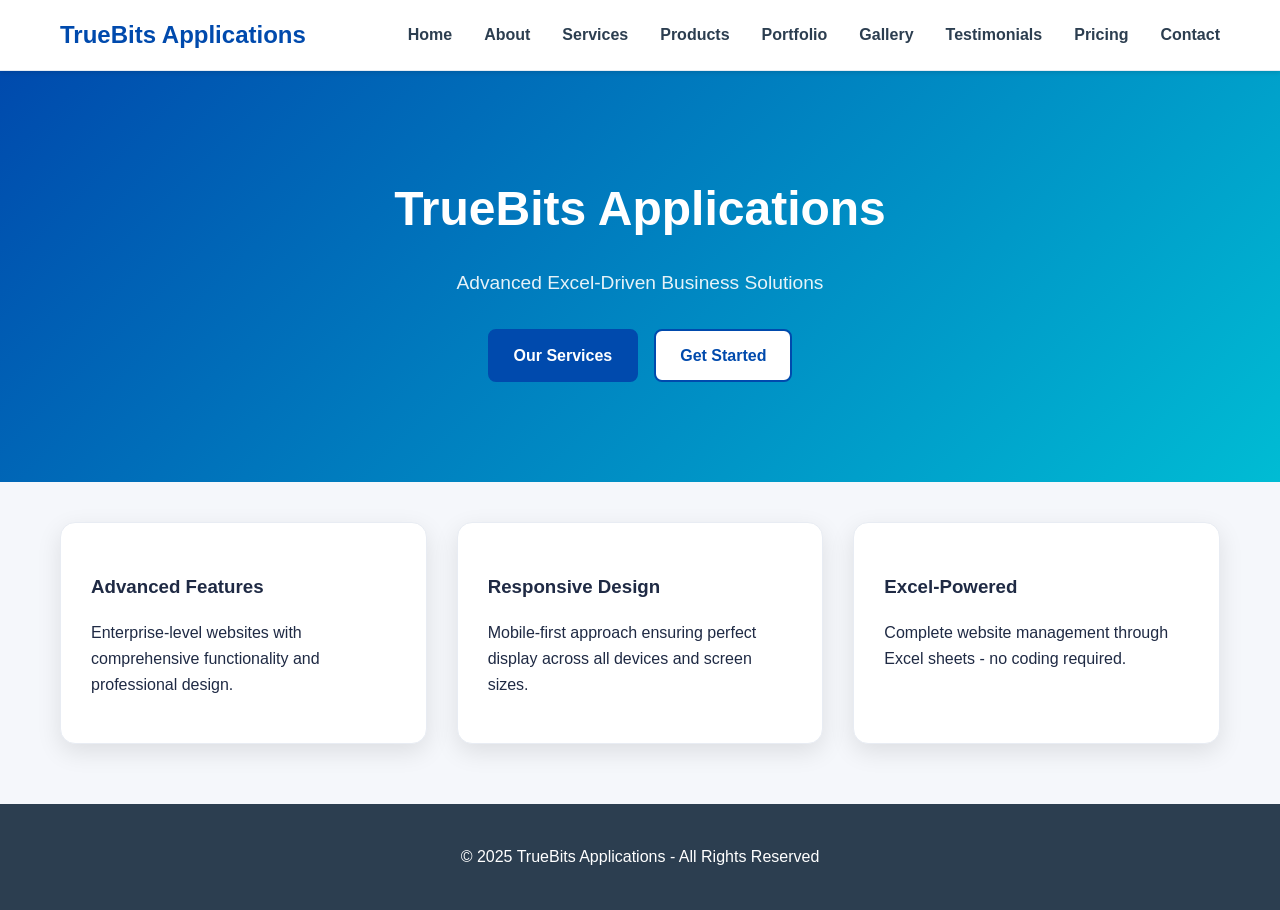
<file: index.html>
﻿<!DOCTYPE html><html lang='en'><head><meta charset='UTF-8'>
<meta name='viewport' content='width=device-width, initial-scale=1.0'>
<title>TrueBits Applications</title>
<link rel='stylesheet' href='css/style.css'>
</head><body>

<header class='site-header' style='--theme:#004aad;'>
  <div class='container nav'>
    <div class='brand'>TrueBits Applications</div>
    <input id='nav-toggle' type='checkbox'>
    <label for='nav-toggle' class='burger' aria-label='Menu'></label>
    <nav class='menu'>
      <a href='index.html'>Home</a>
      <a href='about.html'>About</a>
      <a href='services.html'>Services</a>
      <a href='products.html'>Products</a>
      <a href='portfolio.html'>Portfolio</a>
      <a href='gallery.html'>Gallery</a>
      <a href='testimonials.html'>Testimonials</a>
      <a href='pricing.html'>Pricing</a>
      <a href='contact.html'>Contact</a>
    </nav>
  </div>
</header>

<section class='hero' style='--accent:#00bcd4;'>
  <div class='container'>
    <h1>TrueBits Applications</h1>
    <p>Advanced Excel-Driven Business Solutions</p>
    <div class='hero-cta'>
      <a href='services.html' class='btn primary'>Our Services</a>
      <a href='contact.html' class='btn ghost'>Get Started</a>
    </div>
  </div>
</section>

<main class='container'>
  <section class='cards-3'>
    <div class='card'><h3> Advanced Features</h3><p>Enterprise-level websites with comprehensive functionality and professional design.</p></div>
    <div class='card'><h3> Responsive Design</h3><p>Mobile-first approach ensuring perfect display across all devices and screen sizes.</p></div>
    <div class='card'><h3> Excel-Powered</h3><p>Complete website management through Excel sheets - no coding required.</p></div>
  </section>
</main>
<footer class='site-footer'>
  <div class='container'>© 2025 TrueBits Applications - All Rights Reserved</div>
</footer>
<script src='js/app.js'></script>
</body></html>
</file>
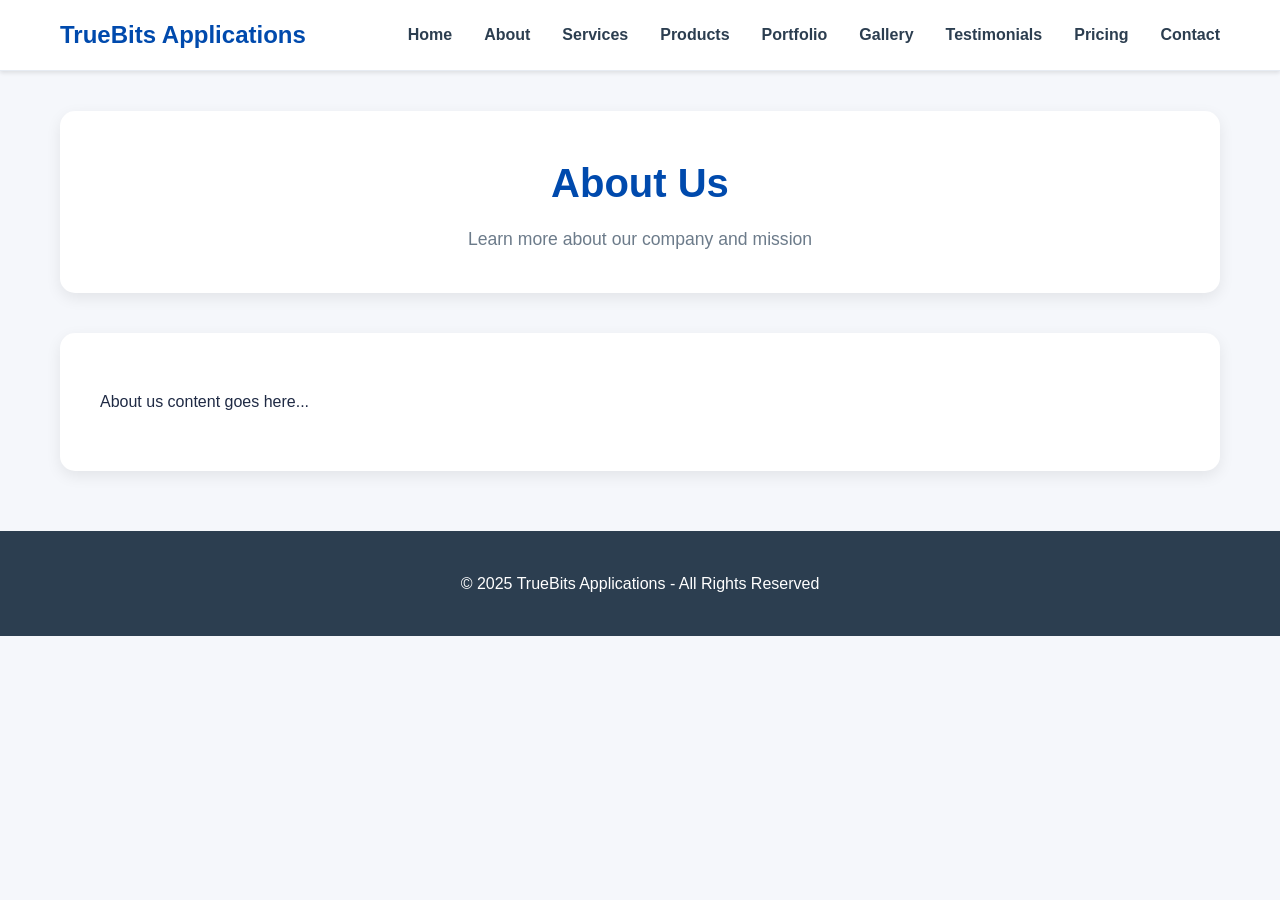
<file: about.html>
﻿<!DOCTYPE html><html lang='en'><head><meta charset='UTF-8'>
<meta name='viewport' content='width=device-width, initial-scale=1.0'>
<title>About Us - TrueBits Applications</title>
<link rel='stylesheet' href='css/style.css'>
</head><body>

<header class='site-header' style='--theme:#004aad;'>
  <div class='container nav'>
    <div class='brand'>TrueBits Applications</div>
    <input id='nav-toggle' type='checkbox'>
    <label for='nav-toggle' class='burger' aria-label='Menu'></label>
    <nav class='menu'>
      <a href='index.html'>Home</a>
      <a href='about.html'>About</a>
      <a href='services.html'>Services</a>
      <a href='products.html'>Products</a>
      <a href='portfolio.html'>Portfolio</a>
      <a href='gallery.html'>Gallery</a>
      <a href='testimonials.html'>Testimonials</a>
      <a href='pricing.html'>Pricing</a>
      <a href='contact.html'>Contact</a>
    </nav>
  </div>
</header>

<main class='container'>
  <div class='page-header'>
    <h1>About Us</h1>
    <p>Learn more about our company and mission</p>
  </div>
  <div class='content-section'>
    <p>About us content goes here...</p>
  </div>
</main>
<footer class='site-footer'>
  <div class='container'>© 2025 TrueBits Applications - All Rights Reserved</div>
</footer>
<script src='js/app.js'></script>
</body></html>
</file>
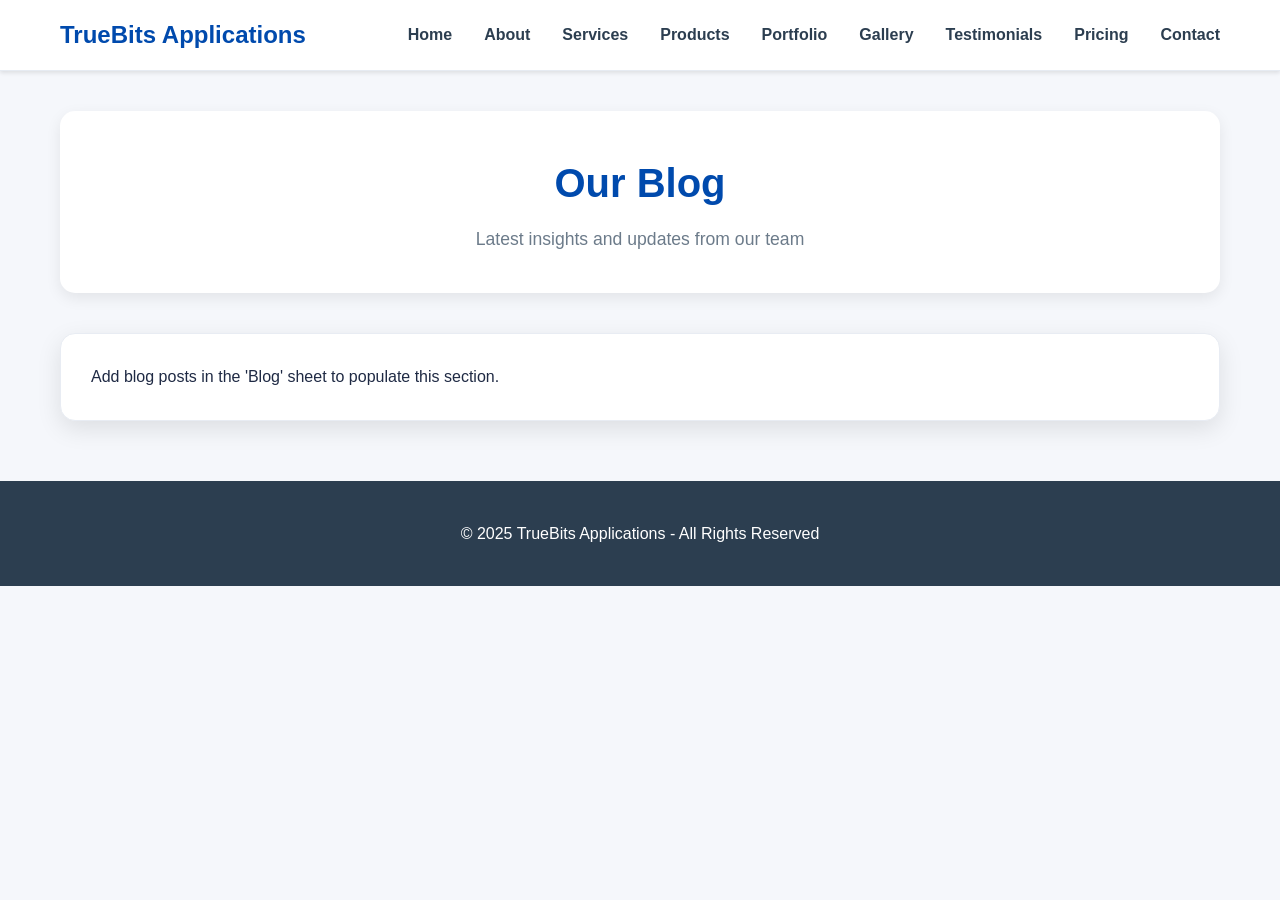
<file: blog.html>
﻿<!DOCTYPE html><html lang='en'><head><meta charset='UTF-8'>
<meta name='viewport' content='width=device-width, initial-scale=1.0'>
<title>Blog - TrueBits Applications</title>
<link rel='stylesheet' href='css/style.css'>
</head><body>

<header class='site-header' style='--theme:#004aad;'>
  <div class='container nav'>
    <div class='brand'>TrueBits Applications</div>
    <input id='nav-toggle' type='checkbox'>
    <label for='nav-toggle' class='burger' aria-label='Menu'></label>
    <nav class='menu'>
      <a href='index.html'>Home</a>
      <a href='about.html'>About</a>
      <a href='services.html'>Services</a>
      <a href='products.html'>Products</a>
      <a href='portfolio.html'>Portfolio</a>
      <a href='gallery.html'>Gallery</a>
      <a href='testimonials.html'>Testimonials</a>
      <a href='pricing.html'>Pricing</a>
      <a href='contact.html'>Contact</a>
    </nav>
  </div>
</header>

<main class='container'>
  <div class='page-header'>
    <h1>Our Blog</h1>
    <p>Latest insights and updates from our team</p>
  </div>
  <div class='blog-grid'>
<div class='card'>Add blog posts in the 'Blog' sheet to populate this section.</div>
  </div>
</main>
<footer class='site-footer'>
  <div class='container'>© 2025 TrueBits Applications - All Rights Reserved</div>
</footer>
<script src='js/app.js'></script>
</body></html>
</file>
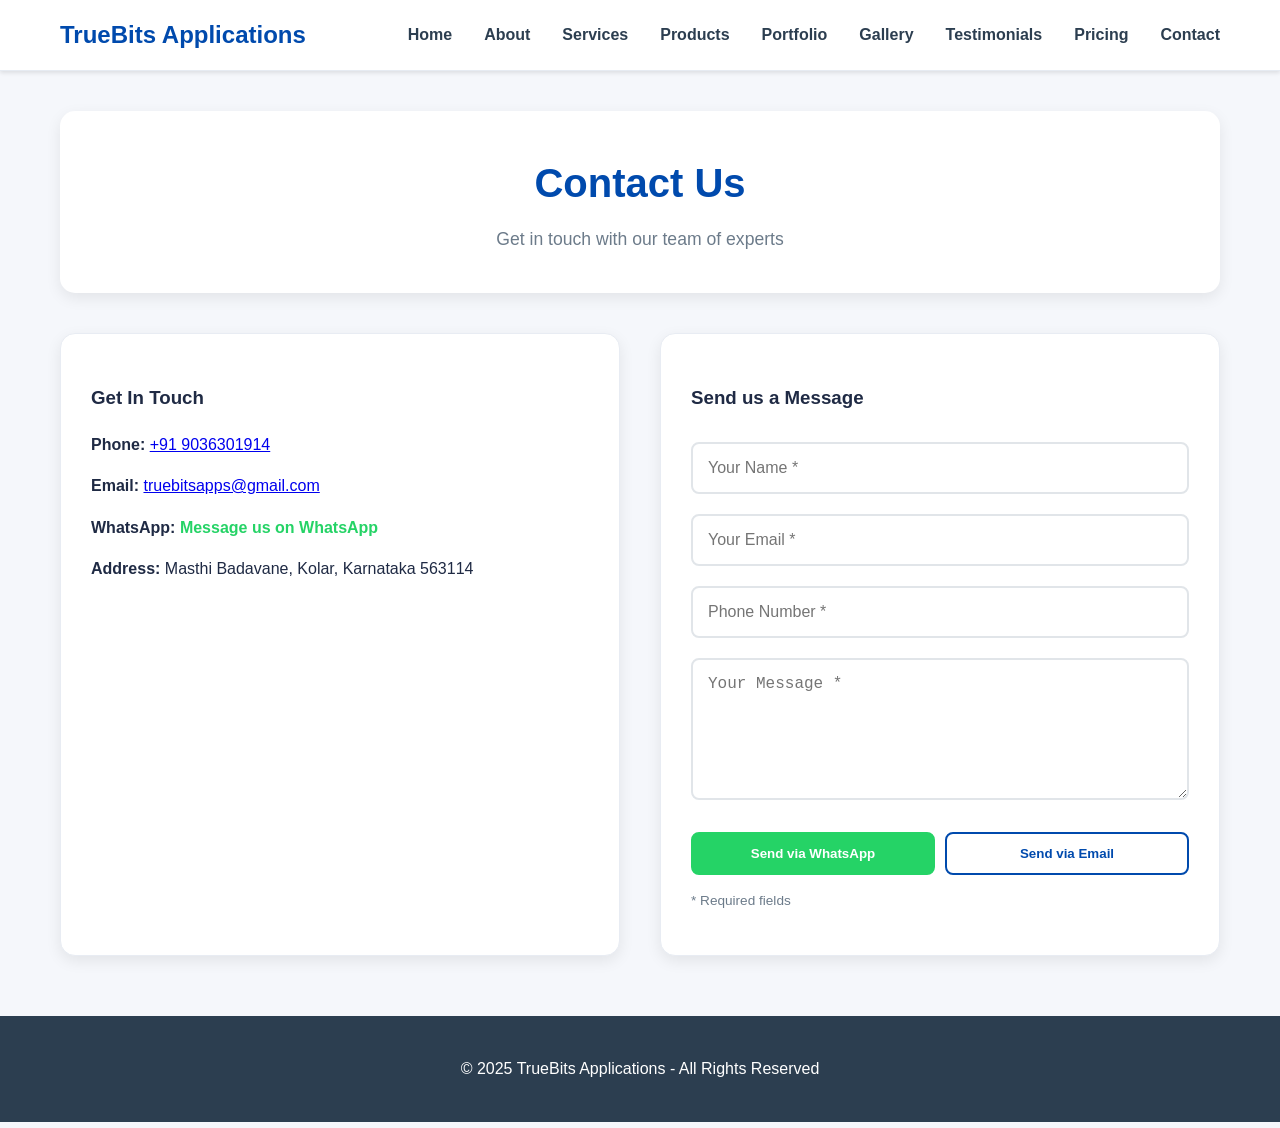
<file: contact.html>
﻿<!DOCTYPE html><html lang='en'><head><meta charset='UTF-8'>
<meta name='viewport' content='width=device-width, initial-scale=1.0'>
<title>Contact Us - TrueBits Applications</title>
<link rel='stylesheet' href='css/style.css'>
</head><body>

<header class='site-header' style='--theme:#004aad;'>
  <div class='container nav'>
    <div class='brand'>TrueBits Applications</div>
    <input id='nav-toggle' type='checkbox'>
    <label for='nav-toggle' class='burger' aria-label='Menu'></label>
    <nav class='menu'>
      <a href='index.html'>Home</a>
      <a href='about.html'>About</a>
      <a href='services.html'>Services</a>
      <a href='products.html'>Products</a>
      <a href='portfolio.html'>Portfolio</a>
      <a href='gallery.html'>Gallery</a>
      <a href='testimonials.html'>Testimonials</a>
      <a href='pricing.html'>Pricing</a>
      <a href='contact.html'>Contact</a>
    </nav>
  </div>
</header>

<main class='container contact-page'>
  <div class='page-header'>
    <h1>Contact Us</h1>
    <p>Get in touch with our team of experts</p>
  </div>
  <div class='contact-wrap'>
    <div class='contact-card'>
      <h3>Get In Touch</h3>
      <p><strong> Phone:</strong> <a href='tel:+91 9036301914'>+91 9036301914</a></p>
      <p><strong> Email:</strong> <a href='mailto:truebitsapps@gmail.com'>truebitsapps@gmail.com</a></p>
      <p><strong> WhatsApp:</strong> <a href='https://wa.me/919036301914text=Hi!%20I%20want%20to%20know%20more%20about%20your%20services.' target='_blank' class='whatsapp-link'>Message us on WhatsApp</a></p>
      <p><strong> Address:</strong> Masthi Badavane, Kolar, Karnataka 563114</p>
    </div>
    <div class='contact-card'>
      <h3>Send us a Message</h3>
      <form id='enquiryForm' class='form' data-endpoint='(leave empty)' data-mailto='truebitsapps@gmail.com' data-whatsapp='919036301914'>
        <input type='text' name='name' placeholder='Your Name *' required>
        <input type='email' name='email' placeholder='Your Email *' required>
        <input type='tel' name='phone' placeholder='Phone Number *' required>
        <textarea name='message' placeholder='Your Message *' rows='6' required></textarea>
        <div class='button-group'>
          <button type='submit' class='btn primary' data-action='whatsapp'> Send via WhatsApp</button>
          <button type='submit' class='btn ghost' data-action='email'> Send via Email</button>
        </div>
        <p class='hint'>* Required fields</p>
      </form>
    </div>
  </div>
</main>
<footer class='site-footer'>
  <div class='container'>© 2025 TrueBits Applications - All Rights Reserved</div>
</footer>
<script src='js/app.js'></script>
</body></html>
</file>
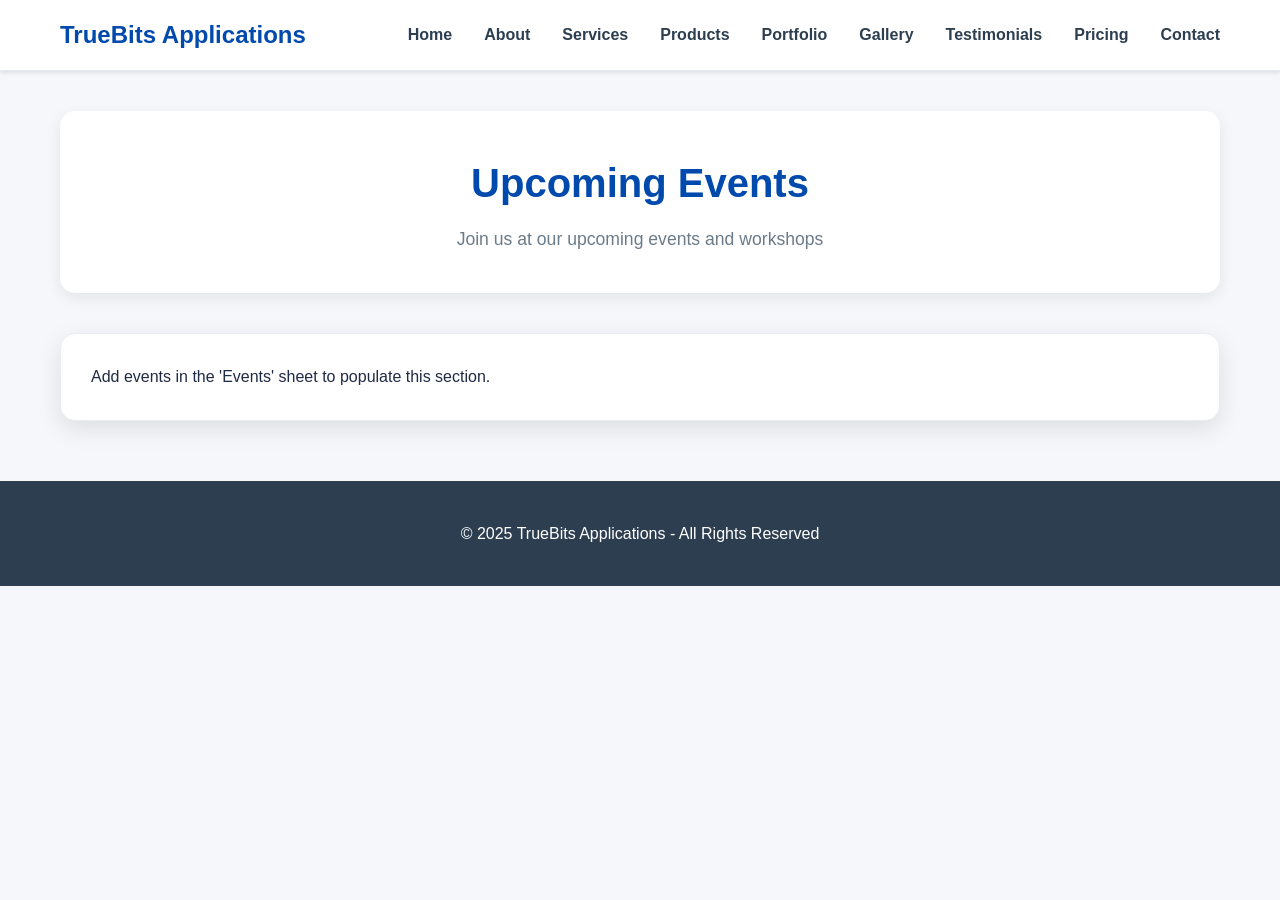
<file: events.html>
﻿<!DOCTYPE html><html lang='en'><head><meta charset='UTF-8'>
<meta name='viewport' content='width=device-width, initial-scale=1.0'>
<title>Events - TrueBits Applications</title>
<link rel='stylesheet' href='css/style.css'>
</head><body>

<header class='site-header' style='--theme:#004aad;'>
  <div class='container nav'>
    <div class='brand'>TrueBits Applications</div>
    <input id='nav-toggle' type='checkbox'>
    <label for='nav-toggle' class='burger' aria-label='Menu'></label>
    <nav class='menu'>
      <a href='index.html'>Home</a>
      <a href='about.html'>About</a>
      <a href='services.html'>Services</a>
      <a href='products.html'>Products</a>
      <a href='portfolio.html'>Portfolio</a>
      <a href='gallery.html'>Gallery</a>
      <a href='testimonials.html'>Testimonials</a>
      <a href='pricing.html'>Pricing</a>
      <a href='contact.html'>Contact</a>
    </nav>
  </div>
</header>

<main class='container'>
  <div class='page-header'>
    <h1>Upcoming Events</h1>
    <p>Join us at our upcoming events and workshops</p>
  </div>
  <div class='events-grid'>
<div class='card'>Add events in the 'Events' sheet to populate this section.</div>
  </div>
</main>
<footer class='site-footer'>
  <div class='container'>© 2025 TrueBits Applications - All Rights Reserved</div>
</footer>
<script src='js/app.js'></script>
</body></html>
</file>
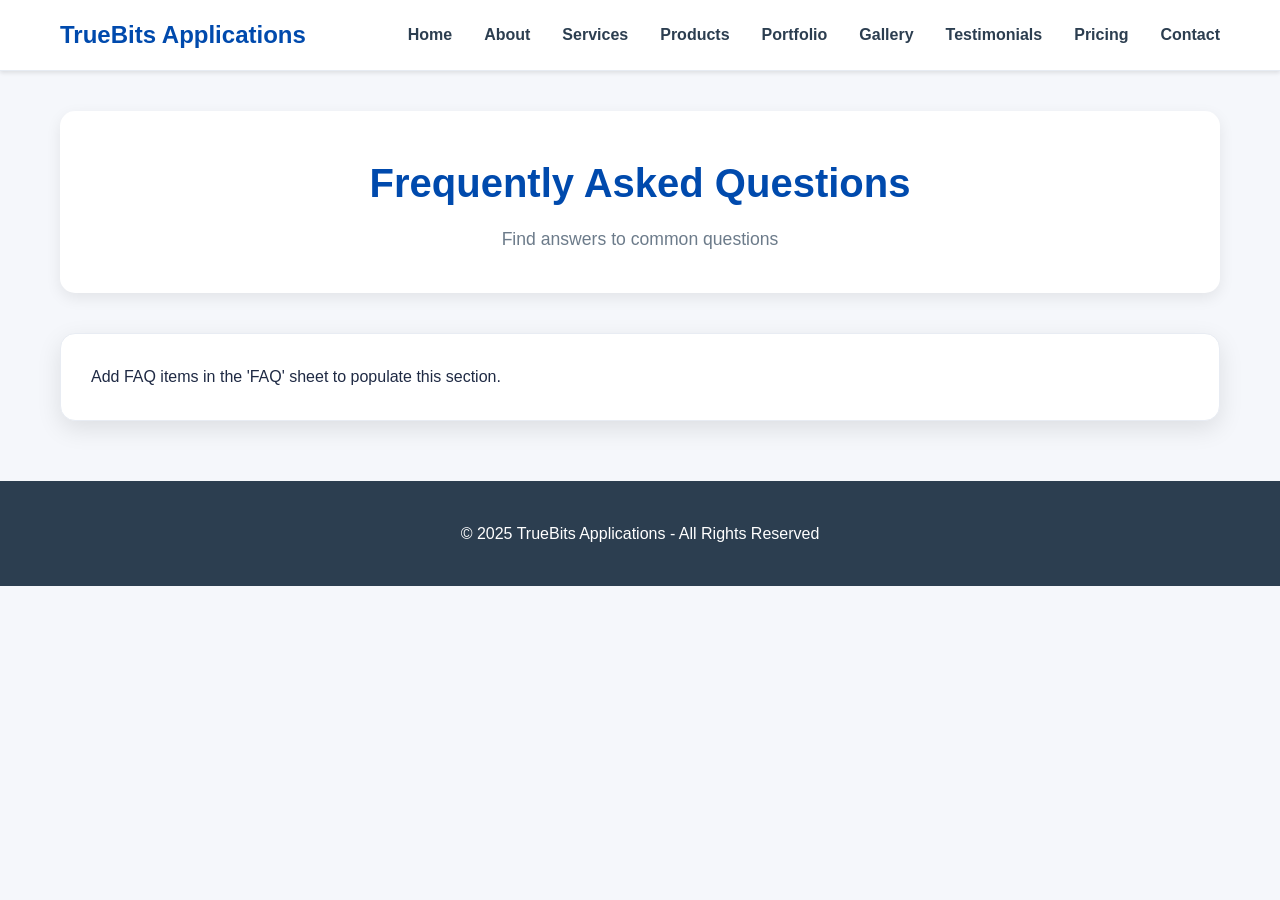
<file: faq.html>
﻿<!DOCTYPE html><html lang='en'><head><meta charset='UTF-8'>
<meta name='viewport' content='width=device-width, initial-scale=1.0'>
<title>FAQ - TrueBits Applications</title>
<link rel='stylesheet' href='css/style.css'>
</head><body>

<header class='site-header' style='--theme:#004aad;'>
  <div class='container nav'>
    <div class='brand'>TrueBits Applications</div>
    <input id='nav-toggle' type='checkbox'>
    <label for='nav-toggle' class='burger' aria-label='Menu'></label>
    <nav class='menu'>
      <a href='index.html'>Home</a>
      <a href='about.html'>About</a>
      <a href='services.html'>Services</a>
      <a href='products.html'>Products</a>
      <a href='portfolio.html'>Portfolio</a>
      <a href='gallery.html'>Gallery</a>
      <a href='testimonials.html'>Testimonials</a>
      <a href='pricing.html'>Pricing</a>
      <a href='contact.html'>Contact</a>
    </nav>
  </div>
</header>

<main class='container'>
  <div class='page-header'>
    <h1>Frequently Asked Questions</h1>
    <p>Find answers to common questions</p>
  </div>
  <div class='faq-section'>
<div class='card'>Add FAQ items in the 'FAQ' sheet to populate this section.</div>
  </div>
</main>
<footer class='site-footer'>
  <div class='container'>© 2025 TrueBits Applications - All Rights Reserved</div>
</footer>
<script src='js/app.js'></script>
</body></html>
</file>
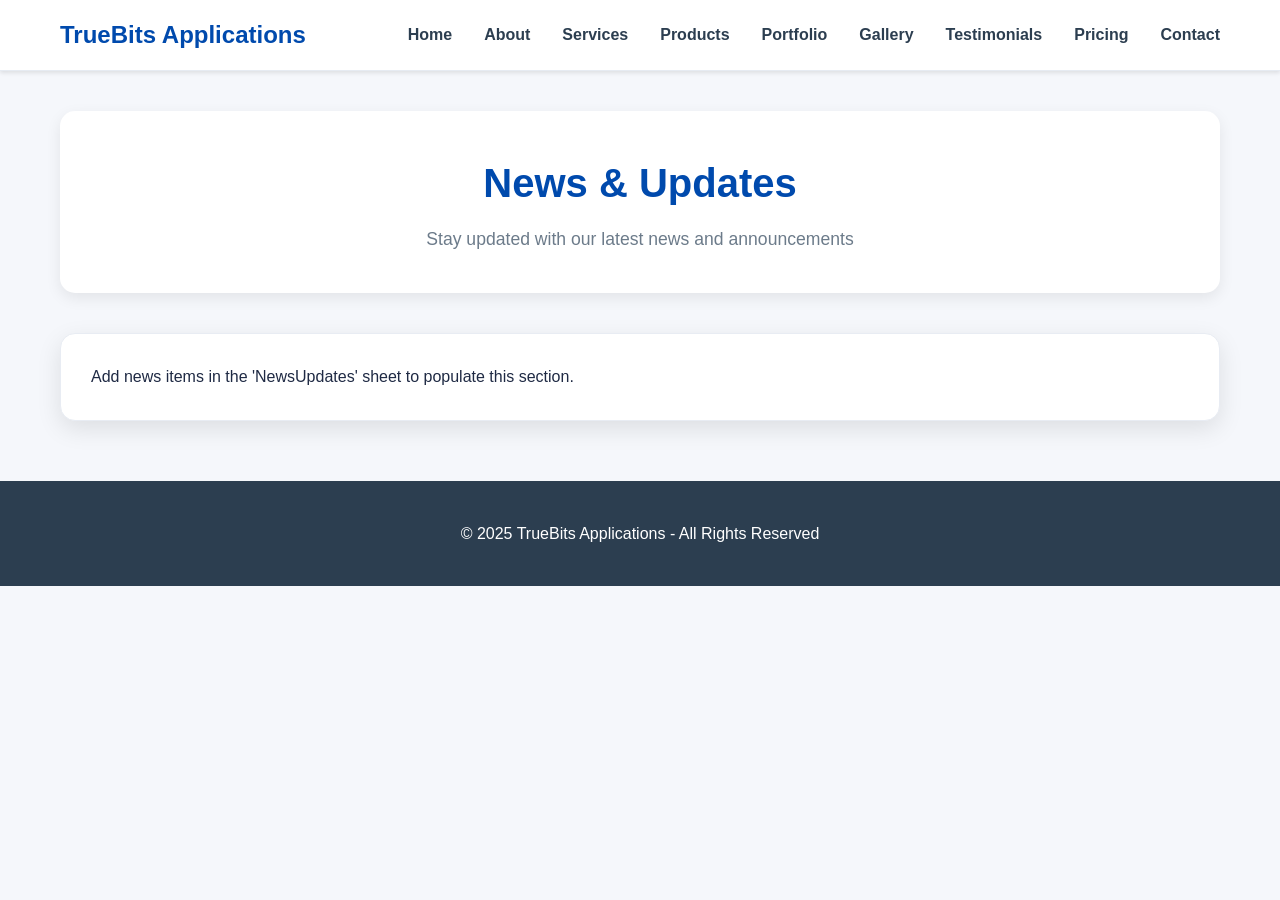
<file: news.html>
﻿<!DOCTYPE html><html lang='en'><head><meta charset='UTF-8'>
<meta name='viewport' content='width=device-width, initial-scale=1.0'>
<title>News &amp; Updates - TrueBits Applications</title>
<link rel='stylesheet' href='css/style.css'>
</head><body>

<header class='site-header' style='--theme:#004aad;'>
  <div class='container nav'>
    <div class='brand'>TrueBits Applications</div>
    <input id='nav-toggle' type='checkbox'>
    <label for='nav-toggle' class='burger' aria-label='Menu'></label>
    <nav class='menu'>
      <a href='index.html'>Home</a>
      <a href='about.html'>About</a>
      <a href='services.html'>Services</a>
      <a href='products.html'>Products</a>
      <a href='portfolio.html'>Portfolio</a>
      <a href='gallery.html'>Gallery</a>
      <a href='testimonials.html'>Testimonials</a>
      <a href='pricing.html'>Pricing</a>
      <a href='contact.html'>Contact</a>
    </nav>
  </div>
</header>

<main class='container'>
  <div class='page-header'>
    <h1>News & Updates</h1>
    <p>Stay updated with our latest news and announcements</p>
  </div>
  <div class='news-grid'>
<div class='card'>Add news items in the 'NewsUpdates' sheet to populate this section.</div>
  </div>
</main>
<footer class='site-footer'>
  <div class='container'>© 2025 TrueBits Applications - All Rights Reserved</div>
</footer>
<script src='js/app.js'></script>
</body></html>
</file>
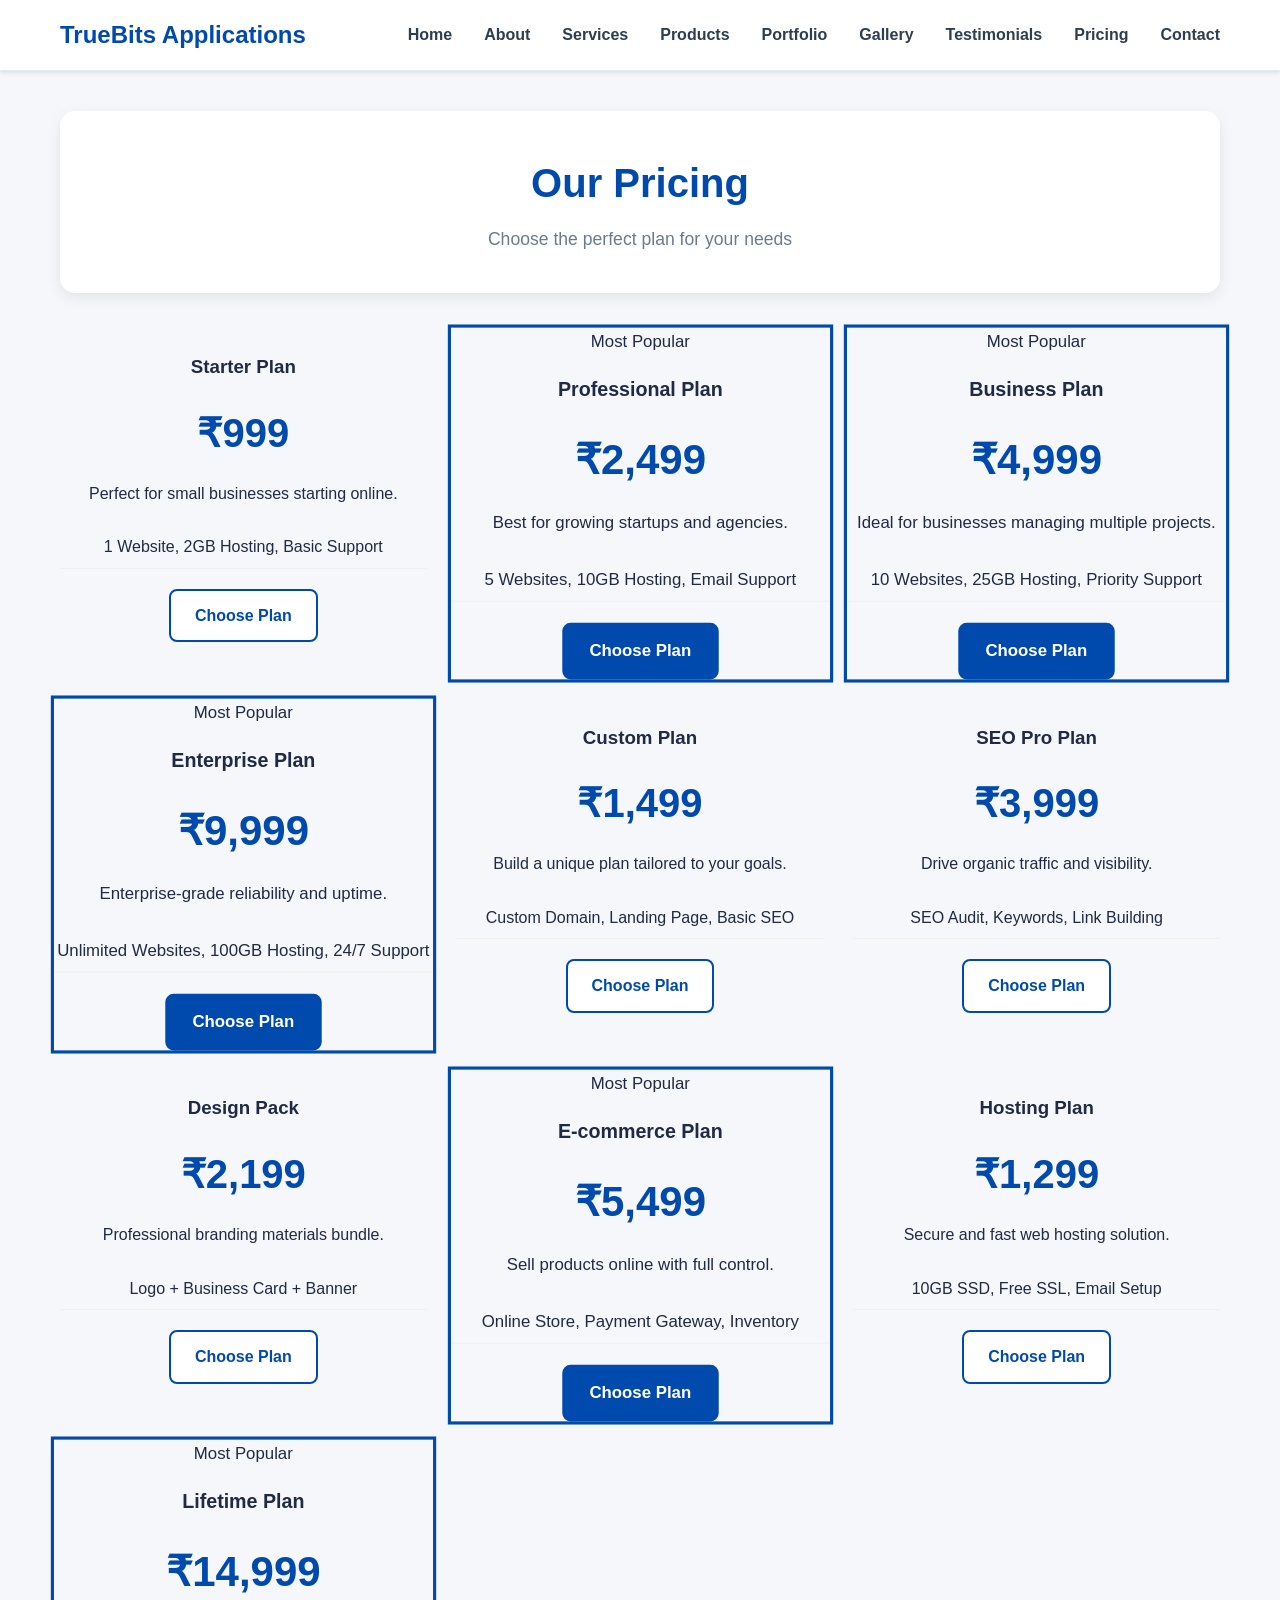
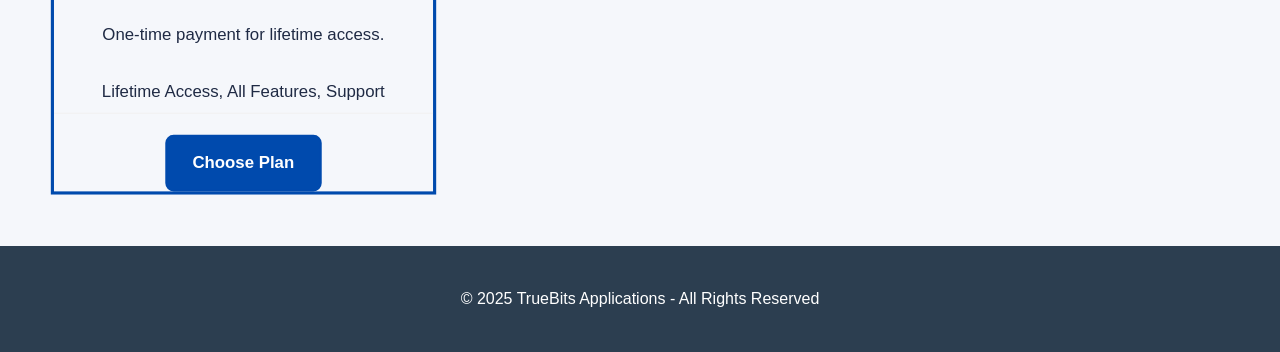
<file: pricing.html>
﻿<!DOCTYPE html><html lang='en'><head><meta charset='UTF-8'>
<meta name='viewport' content='width=device-width, initial-scale=1.0'>
<title>Pricing - TrueBits Applications</title>
<link rel='stylesheet' href='css/style.css'>
</head><body>

<header class='site-header' style='--theme:#004aad;'>
  <div class='container nav'>
    <div class='brand'>TrueBits Applications</div>
    <input id='nav-toggle' type='checkbox'>
    <label for='nav-toggle' class='burger' aria-label='Menu'></label>
    <nav class='menu'>
      <a href='index.html'>Home</a>
      <a href='about.html'>About</a>
      <a href='services.html'>Services</a>
      <a href='products.html'>Products</a>
      <a href='portfolio.html'>Portfolio</a>
      <a href='gallery.html'>Gallery</a>
      <a href='testimonials.html'>Testimonials</a>
      <a href='pricing.html'>Pricing</a>
      <a href='contact.html'>Contact</a>
    </nav>
  </div>
</header>

<main class='container'>
  <div class='page-header'>
    <h1>Our Pricing</h1>
    <p>Choose the perfect plan for your needs</p>
  </div>
  <div class='pricing-grid'>
<div class='pricing-card'>
  <h3>Starter Plan</h3>
  <div class='price'>₹999</div>
  <p class='plan-desc'>Perfect for small businesses starting online.</p>
  <ul class='features'>
    <li> 1 Website, 2GB Hosting, Basic Support</li>
  </ul>
  <a href='contact.html' class='btn ghost'>Choose Plan</a>
</div>

<div class='pricing-card popular'>
  <div class='popular-badge'>Most Popular</div>
  <h3>Professional Plan</h3>
  <div class='price'>₹2,499</div>
  <p class='plan-desc'>Best for growing startups and agencies.</p>
  <ul class='features'>
    <li> 5 Websites, 10GB Hosting, Email Support</li>
  </ul>
  <a href='contact.html' class='btn primary'>Choose Plan</a>
</div>

<div class='pricing-card popular'>
  <div class='popular-badge'>Most Popular</div>
  <h3>Business Plan</h3>
  <div class='price'>₹4,999</div>
  <p class='plan-desc'>Ideal for businesses managing multiple projects.</p>
  <ul class='features'>
    <li> 10 Websites, 25GB Hosting, Priority Support</li>
  </ul>
  <a href='contact.html' class='btn primary'>Choose Plan</a>
</div>

<div class='pricing-card popular'>
  <div class='popular-badge'>Most Popular</div>
  <h3>Enterprise Plan</h3>
  <div class='price'>₹9,999</div>
  <p class='plan-desc'>Enterprise-grade reliability and uptime.</p>
  <ul class='features'>
    <li> Unlimited Websites, 100GB Hosting, 24/7 Support</li>
  </ul>
  <a href='contact.html' class='btn primary'>Choose Plan</a>
</div>

<div class='pricing-card'>
  <h3>Custom Plan</h3>
  <div class='price'>₹1,499</div>
  <p class='plan-desc'>Build a unique plan tailored to your goals.</p>
  <ul class='features'>
    <li> Custom Domain, Landing Page, Basic SEO</li>
  </ul>
  <a href='contact.html' class='btn ghost'>Choose Plan</a>
</div>

<div class='pricing-card'>
  <h3>SEO Pro Plan</h3>
  <div class='price'>₹3,999</div>
  <p class='plan-desc'>Drive organic traffic and visibility.</p>
  <ul class='features'>
    <li> SEO Audit, Keywords, Link Building</li>
  </ul>
  <a href='contact.html' class='btn ghost'>Choose Plan</a>
</div>

<div class='pricing-card'>
  <h3>Design Pack</h3>
  <div class='price'>₹2,199</div>
  <p class='plan-desc'>Professional branding materials bundle.</p>
  <ul class='features'>
    <li> Logo + Business Card + Banner</li>
  </ul>
  <a href='contact.html' class='btn ghost'>Choose Plan</a>
</div>

<div class='pricing-card popular'>
  <div class='popular-badge'>Most Popular</div>
  <h3>E-commerce Plan</h3>
  <div class='price'>₹5,499</div>
  <p class='plan-desc'>Sell products online with full control.</p>
  <ul class='features'>
    <li> Online Store, Payment Gateway, Inventory</li>
  </ul>
  <a href='contact.html' class='btn primary'>Choose Plan</a>
</div>

<div class='pricing-card'>
  <h3>Hosting Plan</h3>
  <div class='price'>₹1,299</div>
  <p class='plan-desc'>Secure and fast web hosting solution.</p>
  <ul class='features'>
    <li> 10GB SSD, Free SSL, Email Setup</li>
  </ul>
  <a href='contact.html' class='btn ghost'>Choose Plan</a>
</div>

<div class='pricing-card popular'>
  <div class='popular-badge'>Most Popular</div>
  <h3>Lifetime Plan</h3>
  <div class='price'>₹14,999</div>
  <p class='plan-desc'>One-time payment for lifetime access.</p>
  <ul class='features'>
    <li> Lifetime Access, All Features, Support</li>
  </ul>
  <a href='contact.html' class='btn primary'>Choose Plan</a>
</div>

  </div>
</main>
<footer class='site-footer'>
  <div class='container'>© 2025 TrueBits Applications - All Rights Reserved</div>
</footer>
<script src='js/app.js'></script>
</body></html>
</file>
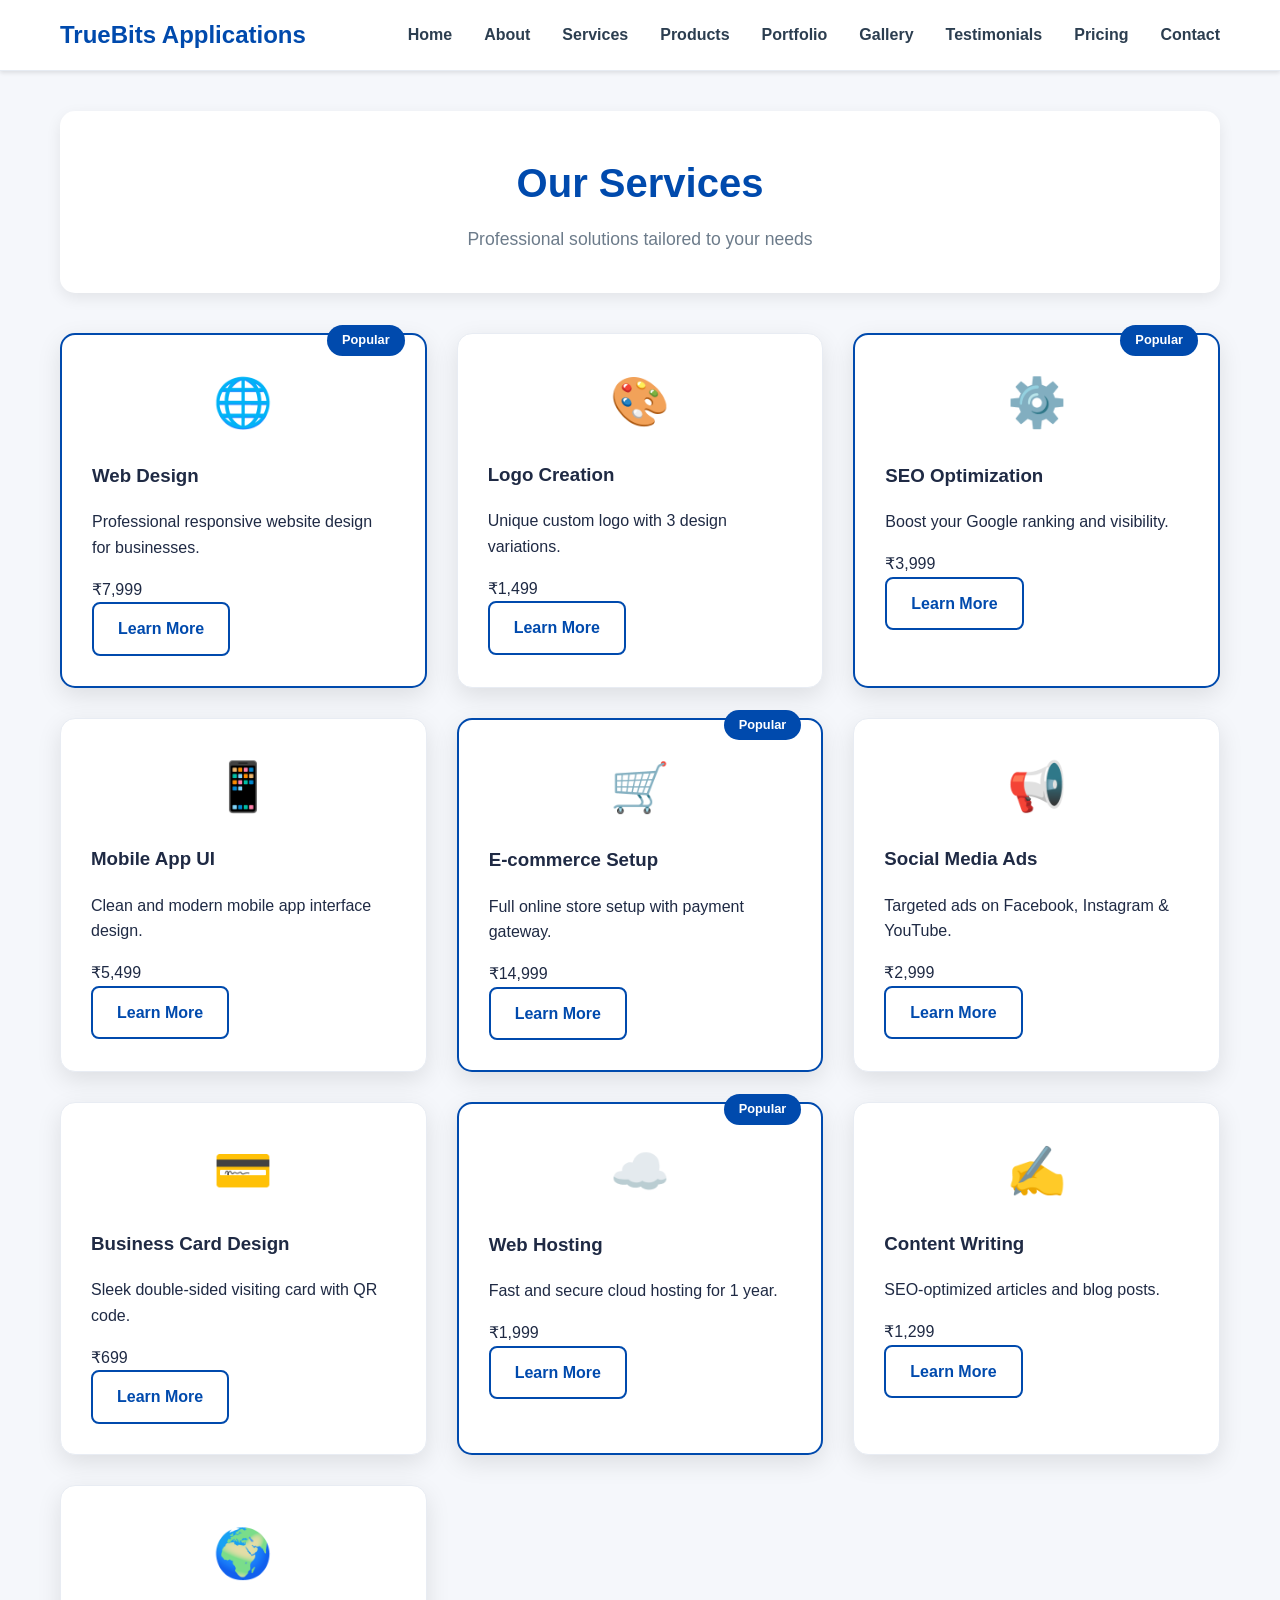
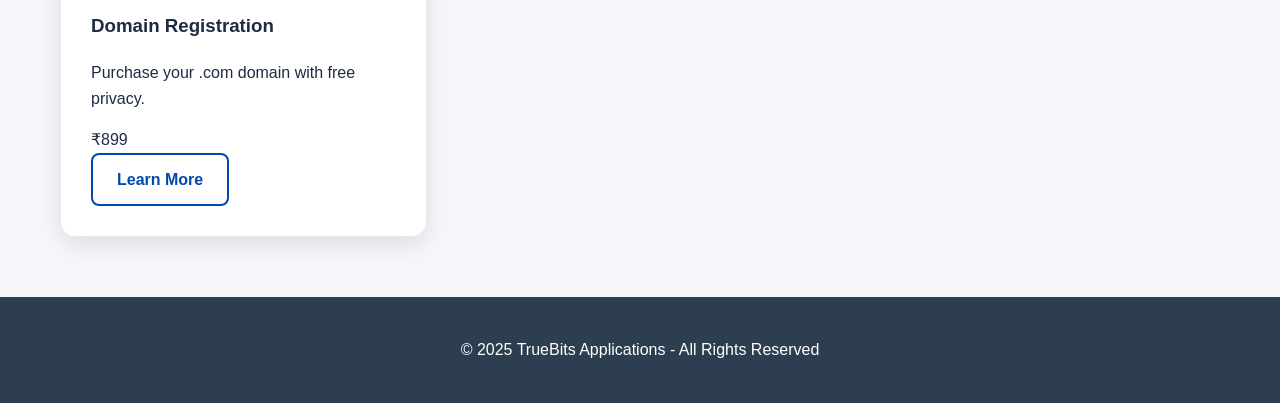
<file: services.html>
﻿<!DOCTYPE html><html lang='en'><head><meta charset='UTF-8'>
<meta name='viewport' content='width=device-width, initial-scale=1.0'>
<title>Services - TrueBits Applications</title>
<link rel='stylesheet' href='css/style.css'>
</head><body>

<header class='site-header' style='--theme:#004aad;'>
  <div class='container nav'>
    <div class='brand'>TrueBits Applications</div>
    <input id='nav-toggle' type='checkbox'>
    <label for='nav-toggle' class='burger' aria-label='Menu'></label>
    <nav class='menu'>
      <a href='index.html'>Home</a>
      <a href='about.html'>About</a>
      <a href='services.html'>Services</a>
      <a href='products.html'>Products</a>
      <a href='portfolio.html'>Portfolio</a>
      <a href='gallery.html'>Gallery</a>
      <a href='testimonials.html'>Testimonials</a>
      <a href='pricing.html'>Pricing</a>
      <a href='contact.html'>Contact</a>
    </nav>
  </div>
</header>

<main class='container'>
  <div class='page-header'>
    <h1>Our Services</h1>
    <p>Professional solutions tailored to your needs</p>
  </div>
  <div class='grid services'>
<div class='card service popular'>
  <div class='service-icon'>🌐</div>
  <h3>Web Design</h3>
  <p>Professional responsive website design for businesses.</p>
  <div class='price'>₹7,999</div>
  <div class='popular-badge'>Popular</div>
  <a class='btn ghost' href='contact.html'>Learn More</a>
</div>

<div class='card service'>
  <div class='service-icon'>🎨</div>
  <h3>Logo Creation</h3>
  <p>Unique custom logo with 3 design variations.</p>
  <div class='price'>₹1,499</div>
  <a class='btn ghost' href='contact.html'>Learn More</a>
</div>

<div class='card service popular'>
  <div class='service-icon'>⚙️</div>
  <h3>SEO Optimization</h3>
  <p>Boost your Google ranking and visibility.</p>
  <div class='price'>₹3,999</div>
  <div class='popular-badge'>Popular</div>
  <a class='btn ghost' href='contact.html'>Learn More</a>
</div>

<div class='card service'>
  <div class='service-icon'>📱</div>
  <h3>Mobile App UI</h3>
  <p>Clean and modern mobile app interface design.</p>
  <div class='price'>₹5,499</div>
  <a class='btn ghost' href='contact.html'>Learn More</a>
</div>

<div class='card service popular'>
  <div class='service-icon'>🛒</div>
  <h3>E-commerce Setup</h3>
  <p>Full online store setup with payment gateway.</p>
  <div class='price'>₹14,999</div>
  <div class='popular-badge'>Popular</div>
  <a class='btn ghost' href='contact.html'>Learn More</a>
</div>

<div class='card service'>
  <div class='service-icon'>📢</div>
  <h3>Social Media Ads</h3>
  <p>Targeted ads on Facebook, Instagram &amp; YouTube.</p>
  <div class='price'>₹2,999</div>
  <a class='btn ghost' href='contact.html'>Learn More</a>
</div>

<div class='card service'>
  <div class='service-icon'>💳</div>
  <h3>Business Card Design</h3>
  <p>Sleek double-sided visiting card with QR code.</p>
  <div class='price'>₹699</div>
  <a class='btn ghost' href='contact.html'>Learn More</a>
</div>

<div class='card service popular'>
  <div class='service-icon'>☁️</div>
  <h3>Web Hosting</h3>
  <p>Fast and secure cloud hosting for 1 year.</p>
  <div class='price'>₹1,999</div>
  <div class='popular-badge'>Popular</div>
  <a class='btn ghost' href='contact.html'>Learn More</a>
</div>

<div class='card service'>
  <div class='service-icon'>✍️</div>
  <h3>Content Writing</h3>
  <p>SEO-optimized articles and blog posts.</p>
  <div class='price'>₹1,299</div>
  <a class='btn ghost' href='contact.html'>Learn More</a>
</div>

<div class='card service'>
  <div class='service-icon'>🌍</div>
  <h3>Domain Registration</h3>
  <p>Purchase your .com domain with free privacy.</p>
  <div class='price'>₹899</div>
  <a class='btn ghost' href='contact.html'>Learn More</a>
</div>

  </div>
</main>
<footer class='site-footer'>
  <div class='container'>© 2025 TrueBits Applications - All Rights Reserved</div>
</footer>
<script src='js/app.js'></script>
</body></html>
</file>
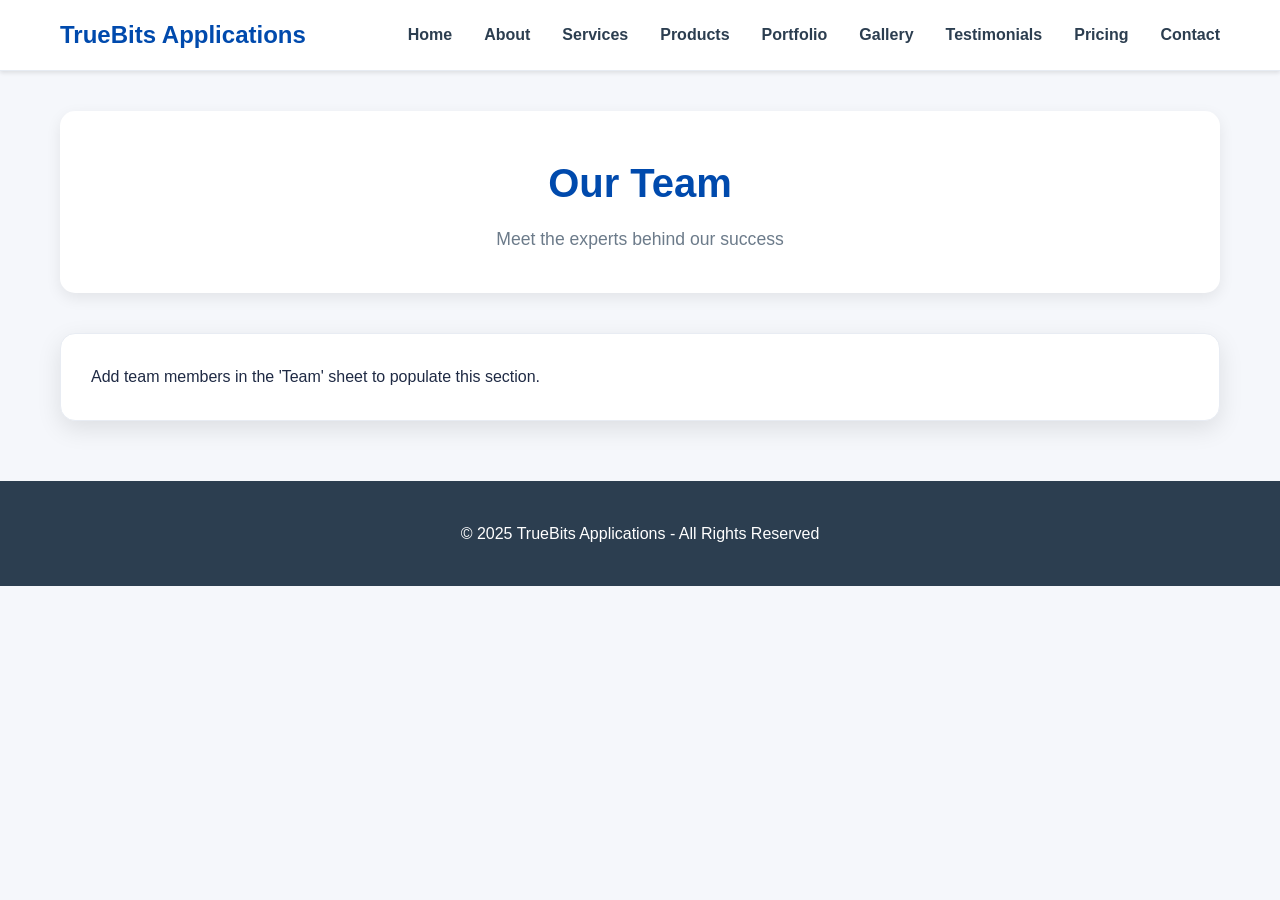
<file: team.html>
﻿<!DOCTYPE html><html lang='en'><head><meta charset='UTF-8'>
<meta name='viewport' content='width=device-width, initial-scale=1.0'>
<title>Our Team - TrueBits Applications</title>
<link rel='stylesheet' href='css/style.css'>
</head><body>

<header class='site-header' style='--theme:#004aad;'>
  <div class='container nav'>
    <div class='brand'>TrueBits Applications</div>
    <input id='nav-toggle' type='checkbox'>
    <label for='nav-toggle' class='burger' aria-label='Menu'></label>
    <nav class='menu'>
      <a href='index.html'>Home</a>
      <a href='about.html'>About</a>
      <a href='services.html'>Services</a>
      <a href='products.html'>Products</a>
      <a href='portfolio.html'>Portfolio</a>
      <a href='gallery.html'>Gallery</a>
      <a href='testimonials.html'>Testimonials</a>
      <a href='pricing.html'>Pricing</a>
      <a href='contact.html'>Contact</a>
    </nav>
  </div>
</header>

<main class='container'>
  <div class='page-header'>
    <h1>Our Team</h1>
    <p>Meet the experts behind our success</p>
  </div>
  <div class='grid team'>
<div class='card'>Add team members in the 'Team' sheet to populate this section.</div>
  </div>
</main>
<footer class='site-footer'>
  <div class='container'>© 2025 TrueBits Applications - All Rights Reserved</div>
</footer>
<script src='js/app.js'></script>
</body></html>
</file>
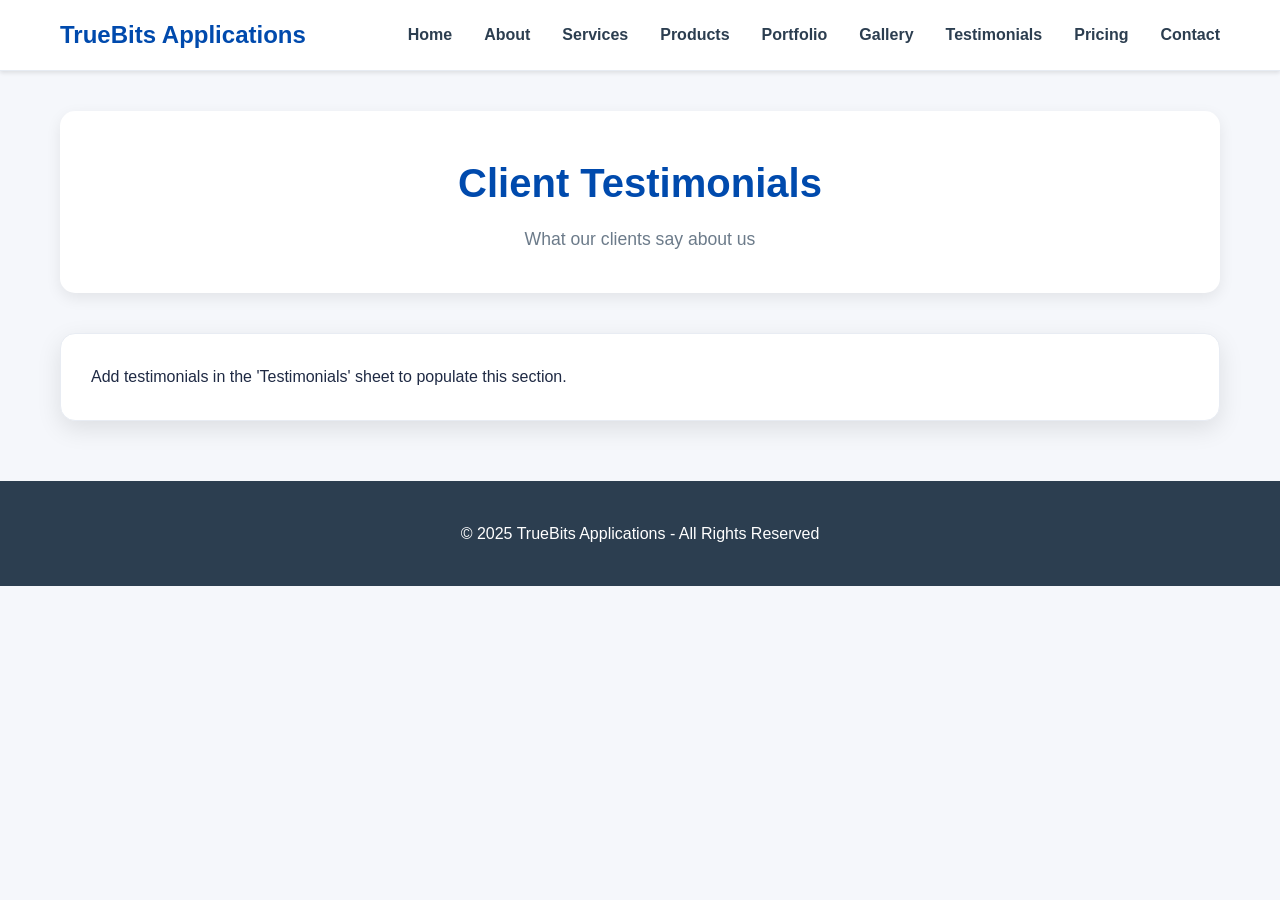
<file: testimonials.html>
﻿<!DOCTYPE html><html lang='en'><head><meta charset='UTF-8'>
<meta name='viewport' content='width=device-width, initial-scale=1.0'>
<title>Testimonials - TrueBits Applications</title>
<link rel='stylesheet' href='css/style.css'>
</head><body>

<header class='site-header' style='--theme:#004aad;'>
  <div class='container nav'>
    <div class='brand'>TrueBits Applications</div>
    <input id='nav-toggle' type='checkbox'>
    <label for='nav-toggle' class='burger' aria-label='Menu'></label>
    <nav class='menu'>
      <a href='index.html'>Home</a>
      <a href='about.html'>About</a>
      <a href='services.html'>Services</a>
      <a href='products.html'>Products</a>
      <a href='portfolio.html'>Portfolio</a>
      <a href='gallery.html'>Gallery</a>
      <a href='testimonials.html'>Testimonials</a>
      <a href='pricing.html'>Pricing</a>
      <a href='contact.html'>Contact</a>
    </nav>
  </div>
</header>

<main class='container'>
  <div class='page-header'>
    <h1>Client Testimonials</h1>
    <p>What our clients say about us</p>
  </div>
  <div class='testimonials-grid'>
<div class='card'>Add testimonials in the 'Testimonials' sheet to populate this section.</div>
  </div>
</main>
<footer class='site-footer'>
  <div class='container'>© 2025 TrueBits Applications - All Rights Reserved</div>
</footer>
<script src='js/app.js'></script>
</body></html>
</file>
<file: css/style.css>
﻿:root{--theme:#004aad;--accent:#00bcd4;--text:#1f2a44;--muted:#6c7b8a;--bg:#f5f7fb;--success:#28a745;--warning:#ffc107;--danger:#dc3545}
*{box-sizing:border-box}body{margin:0;font-family:'Segoe UI',Tahoma,Geneva,Verdana,sans-serif;background:var(--bg);color:var(--text);line-height:1.6}
.container{max-width:1200px;margin:0 auto;padding:0 20px}
.site-header{position:sticky;top:0;background:#fff;border-bottom:1px solid #e6ebf2;z-index:100;box-shadow:0 2px 4px rgba(0,0,0,0.1)}
.nav{display:flex;align-items:center;justify-content:space-between;height:70px}
.brand{font-weight:700;font-size:1.5rem;color:var(--theme)}
.menu{display:flex;gap:2rem}
.menu a{color:#2c3e50;text-decoration:none;font-weight:600;transition:color 0.3s ease}
.menu a:hover{color:var(--theme)}
.burger{width:30px;height:22px;display:none;cursor:pointer;position:relative}
.burger:before,.burger:after{content:'';position:absolute;left:0;right:0;height:3px;background:#2c3e50;transition:0.3s}
.burger:before{top:5px}.burger:after{bottom:5px}
#nav-toggle{display:none}
.hero{background:linear-gradient(135deg,var(--theme),var(--accent));color:#fff;padding:100px 0;margin-bottom:40px;text-align:center}
.hero h1{margin:0 0 20px 0;font-size:3rem;font-weight:700}
.hero p{margin:0 0 30px 0;font-size:1.2rem;opacity:0.9}
.hero-cta{display:flex;gap:1rem;justify-content:center;flex-wrap:wrap}
.page-header{text-align:center;margin:40px 0;padding:40px 0;background:#fff;border-radius:15px;box-shadow:0 5px 15px rgba(0,0,0,0.08)}
.page-header h1{margin:0 0 10px 0;color:var(--theme);font-size:2.5rem}
.page-header p{margin:0;color:var(--muted);font-size:1.1rem}
.content-section{background:#fff;padding:40px;border-radius:15px;box-shadow:0 5px 15px rgba(0,0,0,0.08);margin:30px 0}
.cards-3{display:grid;grid-template-columns:repeat(auto-fit,minmax(300px,1fr));gap:30px;margin:40px 0}
.card{background:#fff;border:1px solid #e8ecf3;border-radius:15px;padding:30px;box-shadow:0 8px 25px rgba(0,0,0,0.1);transition:transform 0.3s ease,box-shadow 0.3s ease;position:relative}
.card:hover{transform:translateY(-5px);box-shadow:0 15px 35px rgba(0,0,0,0.15)}
.grid{display:grid;grid-template-columns:repeat(auto-fit,minmax(300px,1fr));gap:30px;margin:40px 0}
.products .product img{width:100%;height:200px;object-fit:cover;border-radius:12px;margin-bottom:15px}
.products .price{font-weight:700;color:var(--theme);margin:10px 0 15px;font-size:1.2rem}
.service{position:relative}.service.popular{border:2px solid var(--theme)}.service .popular-badge{position:absolute;top:-10px;right:20px;background:var(--theme);color:#fff;padding:5px 15px;border-radius:20px;font-size:0.8rem;font-weight:600}
.service-icon{font-size:3rem;text-align:center;margin-bottom:15px}
.team-photo{width:150px;height:150px;border-radius:50%;object-fit:cover;margin:0 auto 15px;display:block}
.position{color:var(--muted);font-weight:600;margin-bottom:10px}
.bio{font-size:0.9rem;line-height:1.5}
.linkedin-link{color:var(--theme);text-decoration:none;font-weight:600}
.blog-image{width:100%;height:200px;object-fit:cover;border-radius:12px;margin-bottom:15px}
.blog-meta{display:flex;gap:15px;font-size:0.85rem;color:var(--muted);margin-top:10px}
.testimonial-card{display:flex;gap:20px;background:#fff;padding:25px;border-radius:15px;box-shadow:0 5px 15px rgba(0,0,0,0.08)}
.client-photo{width:80px;height:80px;border-radius:50%;object-fit:cover;flex-shrink:0}
.rating{color:#ffc107;font-size:1.2rem;margin-bottom:10px}
.review{font-style:italic;margin:10px 0;color:#555}
.faq-item{background:#fff;border-radius:12px;margin-bottom:15px;box-shadow:0 3px 10px rgba(0,0,0,0.08)}
.faq-question{padding:20px;cursor:pointer;display:flex;justify-content:space-between;align-items:center}
.faq-question h3{margin:0;color:var(--theme)}
.faq-toggle{font-size:1.5rem;color:var(--theme);font-weight:bold}
.faq-answer{display:none;padding:0 20px 20px;color:#666}
.pricing-grid{display:grid;grid-template-columns:repeat(auto-fit,minmax(280px,1fr));gap:30px;margin:40px 0}
.pricing-card{text-align:center;position:relative}.pricing-card.popular{border:3px solid var(--theme);transform:scale(1.05)}
.pricing-card .price{font-size:2.5rem;color:var(--theme);font-weight:700;margin:15px 0}
.features{list-style:none;padding:0;margin:20px 0}.features li{padding:8px 0;border-bottom:1px solid #f0f0f0}
.btn{display:inline-block;padding:12px 24px;border-radius:8px;text-decoration:none;font-weight:700;border:2px solid var(--theme);color:#fff;background:var(--theme);transition:all 0.3s ease;text-align:center}
.btn:hover{transform:translateY(-2px);box-shadow:0 5px 15px rgba(0,0,0,0.2)}
.btn.ghost{background:#fff;color:var(--theme)}
.btn.primary{background:var(--theme);color:#fff}
.contact-page .contact-wrap{display:grid;grid-template-columns:1fr 1fr;gap:40px;margin:40px 0}
.contact-card{background:#fff;border:1px solid #e8ecf3;border-radius:15px;padding:30px;box-shadow:0 5px 15px rgba(0,0,0,0.08)}
.form input,.form textarea{width:100%;padding:15px;border:2px solid #e1e5e9;border-radius:8px;margin:10px 0;font-size:1rem;transition:border-color 0.3s ease}
.form input:focus,.form textarea:focus{outline:none;border-color:var(--theme)}
.form .hint{font-size:0.85rem;color:var(--muted);margin-top:10px}
.site-footer{background:#2c3e50;color:#fff;margin-top:60px;padding:40px 0;text-align:center}
@media(max-width:768px){.hero h1{font-size:2rem}.contact-page .contact-wrap{grid-template-columns:1fr}.burger{display:block}.menu{position:absolute;right:20px;top:70px;background:#fff;border:1px solid #e6ebf2;border-radius:10px;padding:20px;display:none;flex-direction:column;gap:1rem;box-shadow:0 5px 15px rgba(0,0,0,0.1)}.menu a{display:block;margin:0}#nav-toggle:checked ~ .burger + .menu{display:flex}.pricing-card.popular{transform:none}}
.button-group{display:grid;grid-template-columns:1fr 1fr;gap:10px;margin:15px 0}
.whatsapp-link{color:#25d366;font-weight:600;text-decoration:none}
.whatsapp-link:hover{color:#20ba5a;text-decoration:underline}
.btn[data-action='whatsapp']{background:#25d366;border-color:#25d366}
.btn[data-action='whatsapp']:hover{background:#20ba5a;border-color:#20ba5a}
</file>
